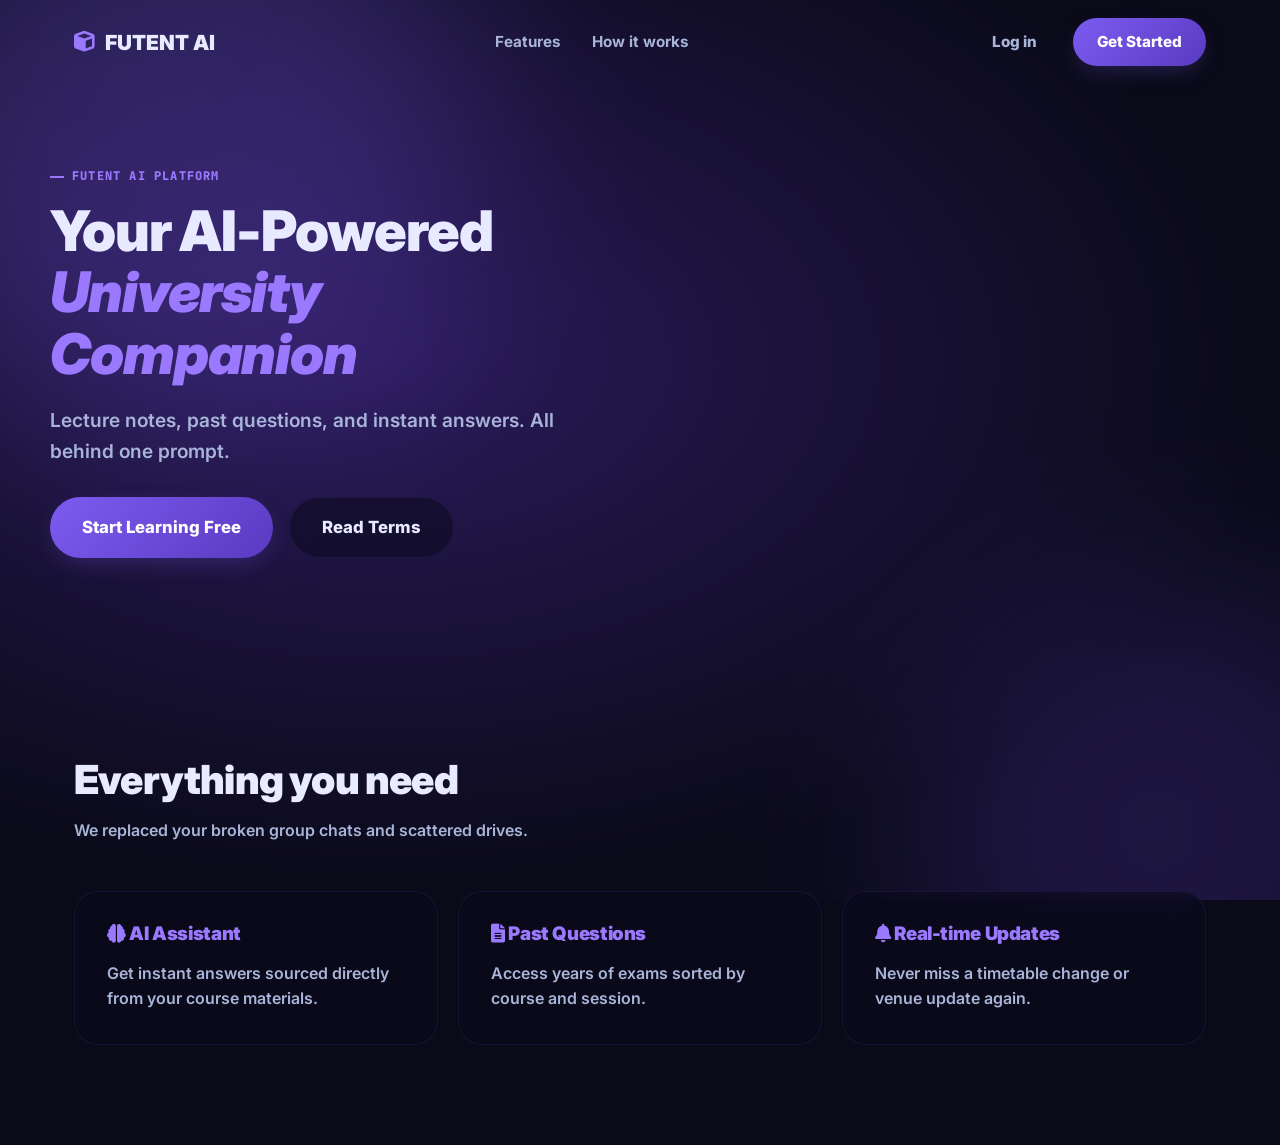
<file: index.html>
<!DOCTYPE html>
<html lang="en" data-theme="dark">
<head>
  <meta charset="UTF-8" />
  <meta name="viewport" content="width=device-width, initial-scale=1.0" />
  <title>FUTENT AI — Your AI University Companion</title>
  <link rel="stylesheet" href="https://cdnjs.cloudflare.com/ajax/libs/font-awesome/6.0.0-beta3/css/all.min.css" />
  <link rel="stylesheet" href="CSS/style.css" />
</head>
<body>
  <div class="cinematic-bg">
    <div class="glow"></div><div class="glow"></div>
  </div>
  <div id="toast-container"></div>

  <header class="nav" id="nav">
    <div class="nav__inner container">
      <a href="index.html" class="nav__brand">
        <span class="nav__mark"><i class="fas fa-cube"></i></span> FUTENT AI
      </a>
      <nav class="nav__links">
        <a href="#features">Features</a>
        <a href="#how-it-works">How it works</a>
      </nav>
      <div class="nav__actions">
        <a href="login.html" class="btn btn--ghost">Log in</a>
        <a href="register.html" class="btn btn--primary">Get Started</a>
      </div>
    </div>
  </header>

  <main class="hero container" id="top">
    <div class="hero__inner">
      <div class="hero__copy">
        <p class="eyebrow">FUTENT AI PLATFORM</p>
        <h1 class="hero__title">Your AI-Powered <span class="hero__title-accent">University Companion</span></h1>
        <p class="hero__subtitle">Lecture notes, past questions, and instant answers. All behind one prompt.</p>
        <div class="hero__cta-row">
          <a href="register.html" class="btn btn--primary btn--lg">Start Learning Free</a>
          <a href="terms.html" class="btn btn--secondary btn--lg">Read Terms</a>
        </div>
      </div>
    </div>
  </main>

  <section id="features" class="container" style="padding: 100px 24px; position:relative; z-index:1;">
    <h2 style="font-size: 2.5rem; margin-bottom: 1rem;">Everything you need</h2>
    <p style="color: var(--paper-dim); margin-bottom: 3rem;">We replaced your broken group chats and scattered drives.</p>
    <div style="display: grid; grid-template-columns: repeat(auto-fit, minmax(300px, 1fr)); gap: 20px;">
      <div class="settings-container" style="margin:0; padding:2rem;">
        <h3 style="color:var(--primary-light); margin-bottom:1rem;"><i class="fas fa-brain"></i> AI Assistant</h3>
        <p style="color:var(--paper-dim);">Get instant answers sourced directly from your course materials.</p>
      </div>
      <div class="settings-container" style="margin:0; padding:2rem;">
        <h3 style="color:var(--primary-light); margin-bottom:1rem;"><i class="fas fa-file-alt"></i> Past Questions</h3>
        <p style="color:var(--paper-dim);">Access years of exams sorted by course and session.</p>
      </div>
      <div class="settings-container" style="margin:0; padding:2rem;">
        <h3 style="color:var(--primary-light); margin-bottom:1rem;"><i class="fas fa-bell"></i> Real-time Updates</h3>
        <p style="color:var(--paper-dim);">Never miss a timetable change or venue update again.</p>
      </div>
    </div>
  </section>

  <script src="JS/script.js"></script>
</body>
</html>
</file>
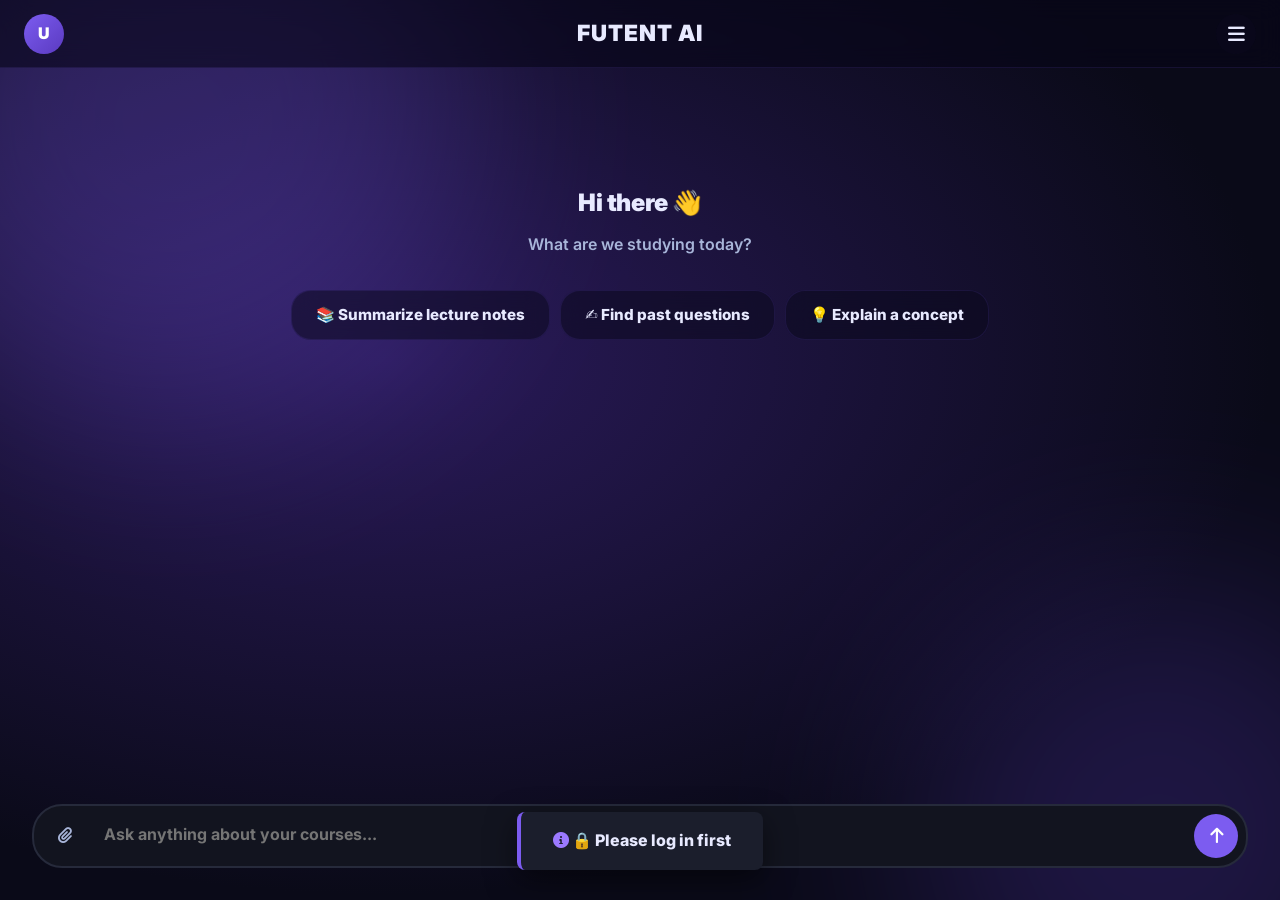
<file: chat.html>
<!DOCTYPE html>
<html lang="en" data-theme="dark">
<head>
  <meta charset="UTF-8" />
  <meta name="viewport" content="width=device-width, initial-scale=1.0" />
  <title>FUTENT AI · Chat Interface</title>
  <link rel="stylesheet" href="https://cdnjs.cloudflare.com/ajax/libs/font-awesome/6.0.0-beta3/css/all.min.css" />
  <link rel="stylesheet" href="CSS/style.css" />
</head>
<body style="overflow: hidden;">
  <div class="cinematic-bg"><div class="glow"></div><div class="glow"></div></div>
  <div id="toast-container"></div>

  <div class="top-banner">
    <div class="avatar" id="avatarDisplay">U</div>
    <h1>FUTENT AI</h1>
    <button class="menu-btn" id="menuToggle"><i class="fas fa-bars"></i></button>
  </div>

  <div class="dropdown-menu" id="dropdownMenu">
    <a href="chat.html" onclick="window.location.reload()"><i class="fas fa-plus-circle"></i> New Chat</a>
    <a href="settings.html"><i class="fas fa-cog"></i> Settings</a>
    <a href="terms.html"><i class="fas fa-file-contract"></i> Terms</a>
  </div>

  <div class="chat-layout">
    <div class="chat-messages" id="chatMessages">
      <div style="text-align: center; margin-top: 10vh; color: var(--paper-dim);">
        <h2 style="color: var(--paper); margin-bottom: 1rem;">Hi there 👋</h2>
        <p style="margin-bottom: 2rem;">What are we studying today?</p>
        <div style="display: flex; flex-wrap: wrap; justify-content: center; gap: 10px;">
          <div class="suggestion-card btn btn--secondary" style="border-radius: 20px;">📚 Summarize lecture notes</div>
          <div class="suggestion-card btn btn--secondary" style="border-radius: 20px;">✍️ Find past questions</div>
          <div class="suggestion-card btn btn--secondary" style="border-radius: 20px;">💡 Explain a concept</div>
        </div>
      </div>
      
      <div id="messagesContainer"></div>
      
      <div id="typingIndicator" style="display:none; padding: 1rem; color: var(--primary-light); font-weight:800;">
        <i class="fas fa-circle-notch fa-spin"></i> AI is thinking...
      </div>
    </div>

    <div class="chat-input-area">
      <div class="input-wrap">
        <button onclick="showToast('📎 Attachments coming soon')" style="padding: 0 1rem; color: var(--paper-dim);"><i class="fas fa-paperclip"></i></button>
        <textarea id="chatInput" rows="1" placeholder="Ask anything about your courses..."></textarea>
        <button class="send-btn" onclick="sendMessage()"><i class="fas fa-arrow-up"></i></button>
      </div>
    </div>
  </div>

  <script src="JS/script.js"></script>
</body>
</html>
</file>
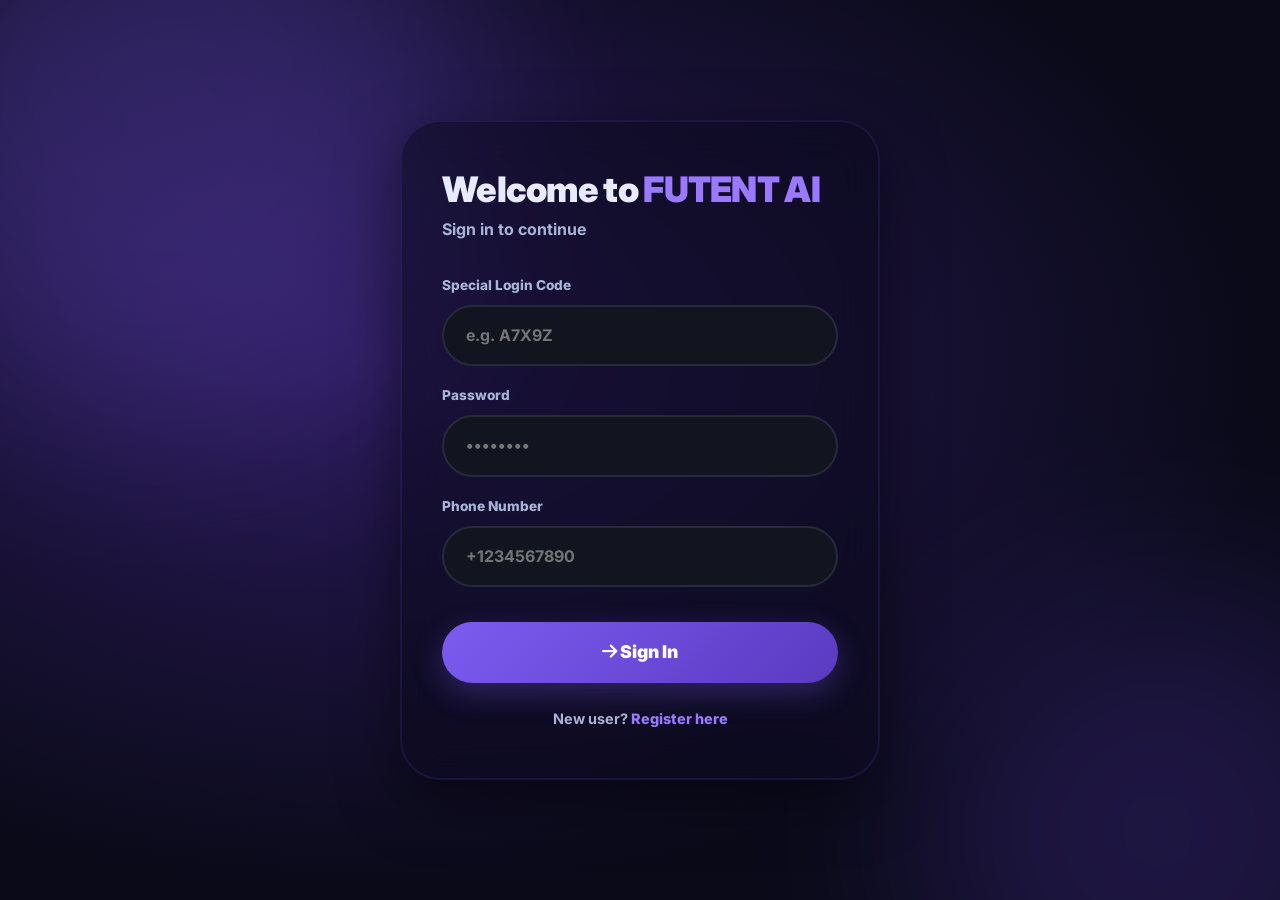
<file: login.html>
<!DOCTYPE html>
<html lang="en" data-theme="dark">
<head>
  <meta charset="UTF-8" />
  <meta name="viewport" content="width=device-width, initial-scale=1.0" />
  <title>FUTENT AI · Login</title>
  <link rel="stylesheet" href="https://cdnjs.cloudflare.com/ajax/libs/font-awesome/6.0.0-beta3/css/all.min.css" />
  <link rel="stylesheet" href="CSS/style.css" />
</head>
<body>
  <div class="cinematic-bg"><div class="glow"></div><div class="glow"></div></div>
  <div id="toast-container"></div>

  <div class="auth-wrapper">
    <div class="auth-card" id="login-form">
      <h2>Welcome to <span>FUTENT AI</span></h2>
      <p class="subtitle">Sign in to continue</p>

      <div class="form-group">
        <label>Special Login Code</label>
        <input type="text" class="auth-input" id="loginCode" placeholder="e.g. A7X9Z" maxlength="5" />
      </div>

      <div class="form-group">
        <label>Password</label>
        <input type="password" class="auth-input" id="loginPassword" placeholder="••••••••" />
      </div>

      <div class="form-group">
        <label>Phone Number</label>
        <input type="tel" class="auth-input" id="loginPhone" placeholder="+1234567890" />
      </div>

      <button class="auth-btn" id="loginBtn"><i class="fas fa-arrow-right"></i> Sign In</button>
      <div class="auth-switch">New user? <a href="register.html">Register here</a></div>
    </div>
  </div>

  <script src="JS/script.js"></script>
</body>
</html>
</file>
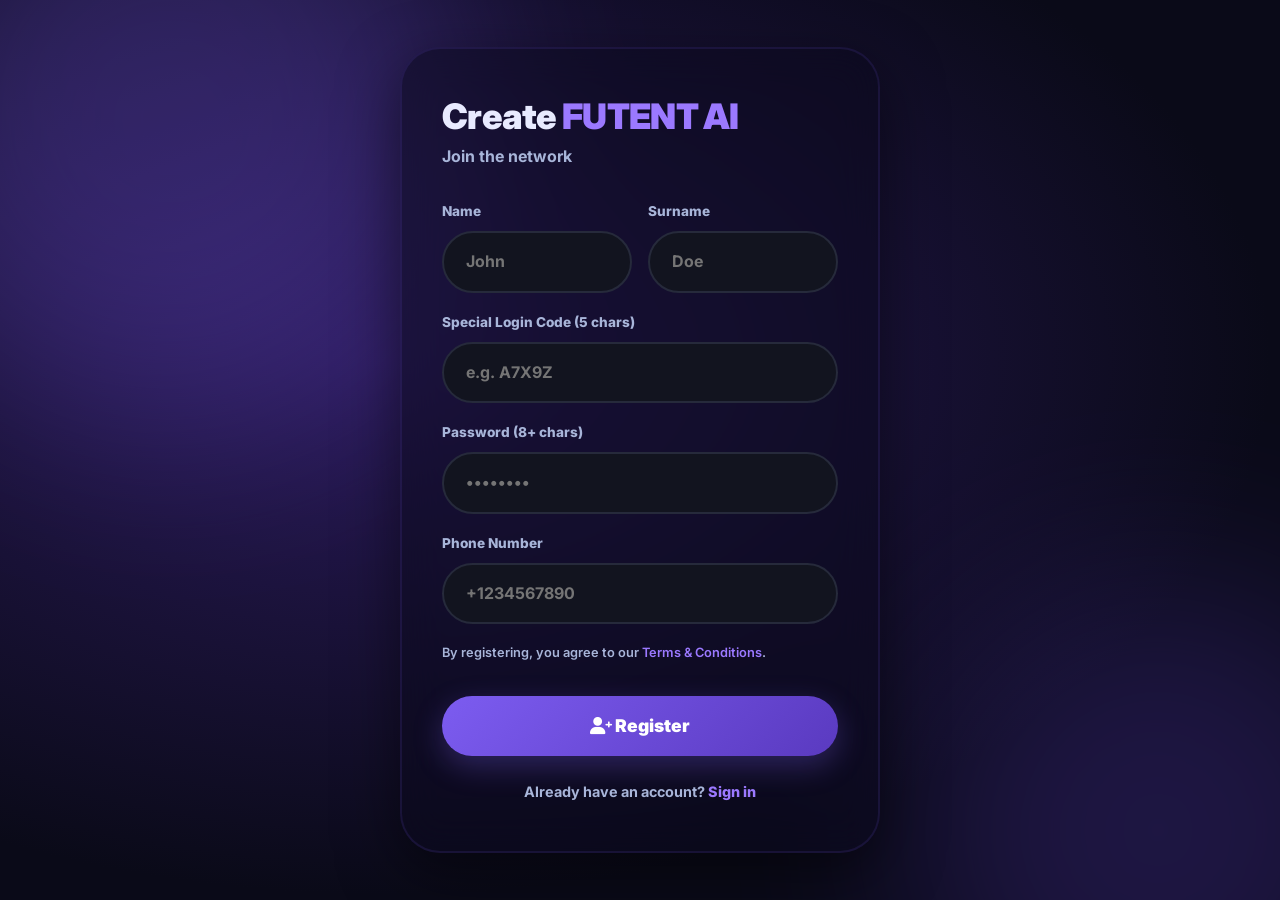
<file: register.html>
<!DOCTYPE html>
<html lang="en" data-theme="dark">
<head>
  <meta charset="UTF-8" />
  <meta name="viewport" content="width=device-width, initial-scale=1.0" />
  <title>FUTENT AI · Register</title>
  <link rel="stylesheet" href="https://cdnjs.cloudflare.com/ajax/libs/font-awesome/6.0.0-beta3/css/all.min.css" />
  <link rel="stylesheet" href="CSS/style.css" />
</head>
<body>
  <div class="cinematic-bg"><div class="glow"></div><div class="glow"></div></div>
  <div id="toast-container"></div>

  <div class="auth-wrapper">
    <div class="auth-card" id="register-form">
      <h2>Create <span>FUTENT AI</span></h2>
      <p class="subtitle">Join the network</p>

      <div style="display:grid; grid-template-columns:1fr 1fr; gap:1rem;">
        <div class="form-group">
          <label>Name</label>
          <input type="text" class="auth-input" id="regName" placeholder="John" />
        </div>
        <div class="form-group">
          <label>Surname</label>
          <input type="text" class="auth-input" id="regSurname" placeholder="Doe" />
        </div>
      </div>

      <div class="form-group">
        <label>Special Login Code (5 chars)</label>
        <input type="text" class="auth-input" id="regCode" placeholder="e.g. A7X9Z" maxlength="5" />
      </div>

      <div class="form-group">
        <label>Password (8+ chars)</label>
        <input type="password" class="auth-input" id="regPassword" placeholder="••••••••" />
      </div>

      <div class="form-group">
        <label>Phone Number</label>
        <input type="tel" class="auth-input" id="regPhone" placeholder="+1234567890" />
      </div>

      <p style="font-size:0.8rem; color:var(--paper-dim); margin-bottom:1rem;">
        By registering, you agree to our <a href="terms.html" style="color:var(--primary-light);">Terms & Conditions</a>.
      </p>

      <button class="auth-btn" id="registerBtn"><i class="fas fa-user-plus"></i> Register</button>
      <div class="auth-switch">Already have an account? <a href="login.html">Sign in</a></div>
    </div>
  </div>

  <script src="JS/script.js"></script>
</body>
</html>
</file>
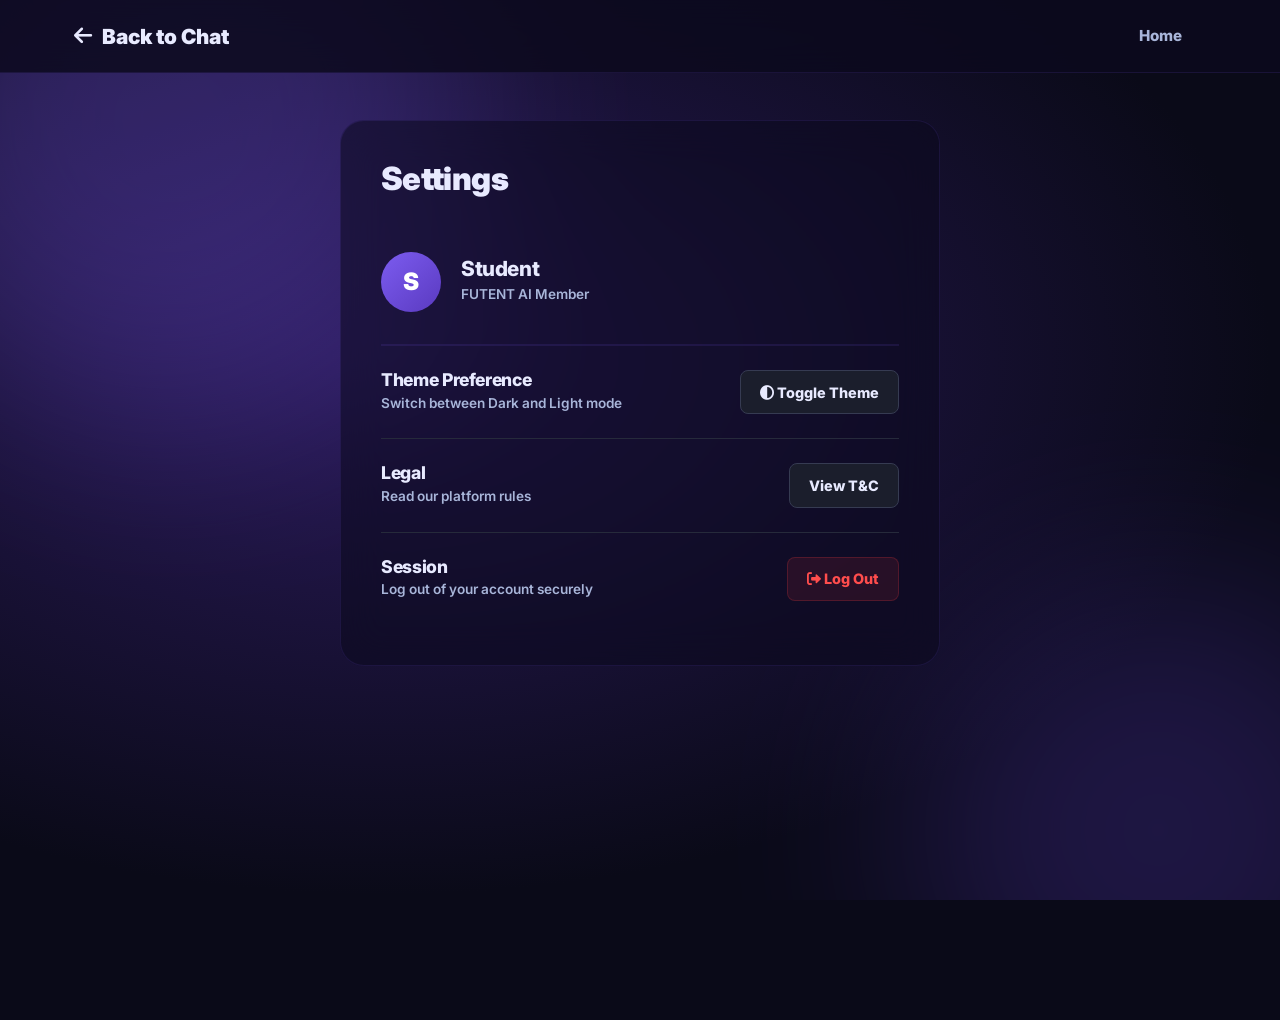
<file: settings.html>
<!DOCTYPE html>
<html lang="en" data-theme="dark">
<head>
  <meta charset="UTF-8" />
  <meta name="viewport" content="width=device-width, initial-scale=1.0" />
  <title>FUTENT AI · Settings</title>
  <link rel="stylesheet" href="https://cdnjs.cloudflare.com/ajax/libs/font-awesome/6.0.0-beta3/css/all.min.css" />
  <link rel="stylesheet" href="CSS/style.css" />
</head>
<body id="settingsPage">
  <div class="cinematic-bg"><div class="glow"></div><div class="glow"></div></div>
  <div id="toast-container"></div>

  <header class="nav is-scrolled">
    <div class="nav__inner container">
      <a href="chat.html" class="nav__brand"><i class="fas fa-arrow-left"></i> Back to Chat</a>
      <div class="nav__actions">
        <a href="index.html" class="btn btn--ghost">Home</a>
      </div>
    </div>
  </header>

  <div class="settings-container">
    <h1 style="margin-bottom: 2rem;">Settings</h1>

    <!-- Profile Section -->
    <div class="settings-row" style="border-bottom: 2px solid var(--surface-glass-border); padding-bottom: 2rem;">
      <div style="display: flex; align-items: center; gap: 20px;">
        <div class="avatar" id="profileAvatar" style="width: 60px; height: 60px; font-size: 1.5rem; border-radius: 50%; background: linear-gradient(135deg, var(--primary), var(--primary-dark)); display: flex; align-items: center; justify-content: center; color: #fff; font-weight: 900;"></div>
        <div>
          <h4 id="profileName" style="font-size: 1.3rem;">Student</h4>
          <p>FUTENT AI Member</p>
        </div>
      </div>
    </div>

    <!-- Theme Toggle -->
    <div class="settings-row">
      <div>
        <h4>Theme Preference</h4>
        <p>Switch between Dark and Light mode</p>
      </div>
      <button class="theme-toggle" id="themeBtn"><i class="fas fa-adjust"></i> Toggle Theme</button>
    </div>

    <!-- Terms Link -->
    <div class="settings-row">
      <div>
        <h4>Legal</h4>
        <p>Read our platform rules</p>
      </div>
      <a href="terms.html" class="theme-toggle" style="text-decoration: none; display: inline-block;">View T&C</a>
    </div>

    <!-- Logout -->
    <div class="settings-row">
      <div>
        <h4>Session</h4>
        <p>Log out of your account securely</p>
      </div>
      <button class="logout-btn" id="logoutBtn"><i class="fas fa-sign-out-alt"></i> Log Out</button>
    </div>
  </div>

  <script src="JS/script.js"></script>
</body>
</html>
</file>
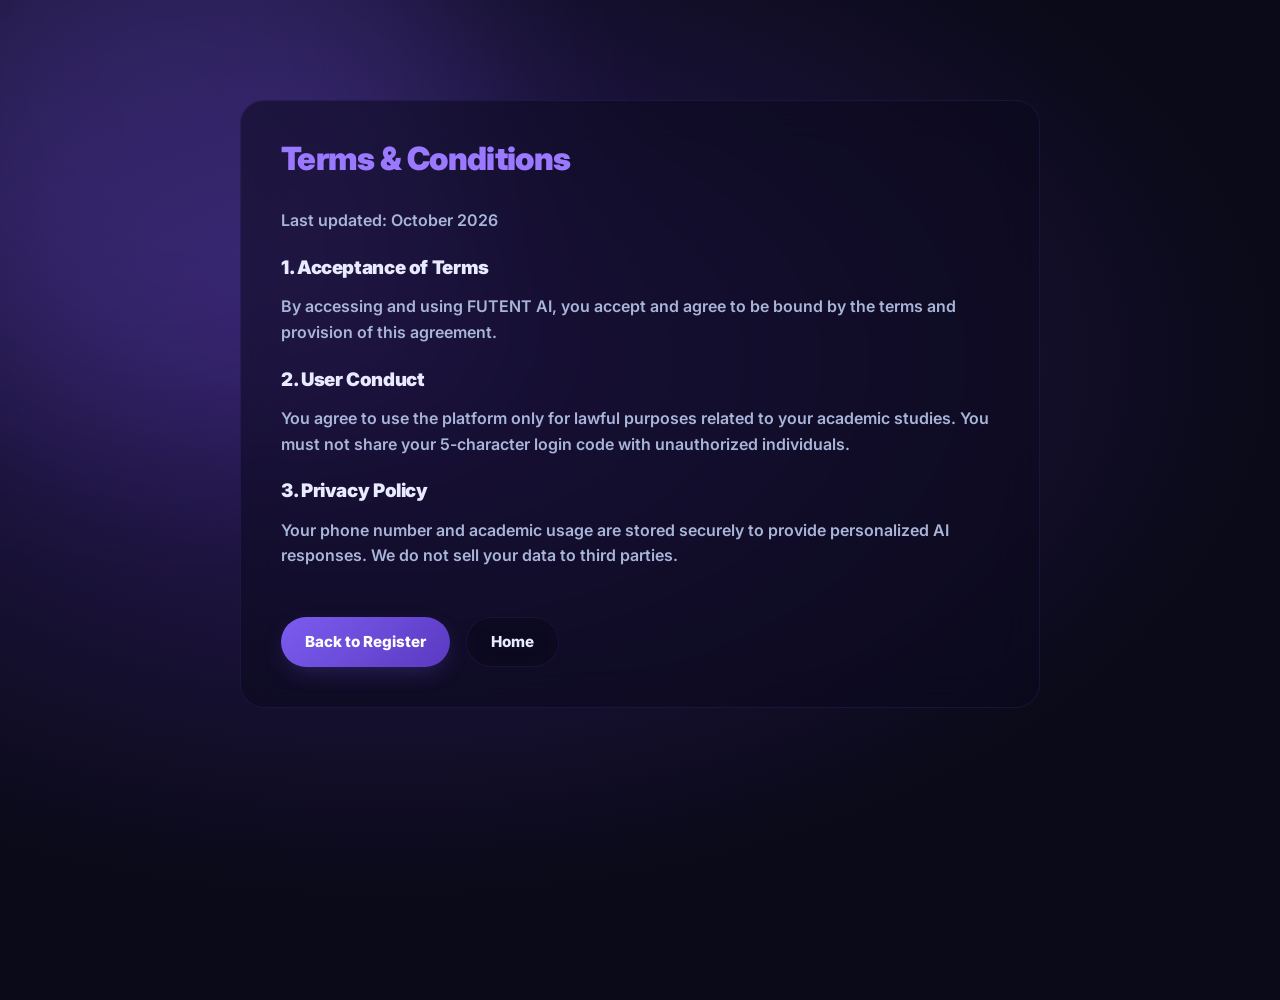
<file: terms.html>
<!DOCTYPE html>
<html lang="en" data-theme="dark">
<head>
  <meta charset="UTF-8" />
  <meta name="viewport" content="width=device-width, initial-scale=1.0" />
  <title>FUTENT AI · Terms & Conditions</title>
  <link rel="stylesheet" href="CSS/style.css" />
</head>
<body>
  <div class="cinematic-bg"><div class="glow"></div></div>

  <div class="settings-container" style="max-width: 800px; margin-top: 100px;">
    <h1 style="margin-bottom: 2rem; color: var(--primary-light);">Terms & Conditions</h1>
    <p style="margin-bottom: 1.5rem; color: var(--paper-dim);">Last updated: October 2026</p>

    <h3 style="margin-bottom: 1rem;">1. Acceptance of Terms</h3>
    <p style="margin-bottom: 1.5rem; color: var(--paper-dim);">By accessing and using FUTENT AI, you accept and agree to be bound by the terms and provision of this agreement.</p>

    <h3 style="margin-bottom: 1rem;">2. User Conduct</h3>
    <p style="margin-bottom: 1.5rem; color: var(--paper-dim);">You agree to use the platform only for lawful purposes related to your academic studies. You must not share your 5-character login code with unauthorized individuals.</p>

    <h3 style="margin-bottom: 1rem;">3. Privacy Policy</h3>
    <p style="margin-bottom: 1.5rem; color: var(--paper-dim);">Your phone number and academic usage are stored securely to provide personalized AI responses. We do not sell your data to third parties.</p>

    <div style="margin-top: 3rem; display: flex; gap: 1rem;">
      <a href="register.html" class="btn btn--primary">Back to Register</a>
      <a href="index.html" class="btn btn--secondary">Home</a>
    </div>
  </div>
</body>
</html>
</file>
<file: CSS/style.css>
/* ============================================
   FUTENT AI — Global Styles (Bold & Heavy)
   ============================================ */
@import url('https://fonts.googleapis.com/css2?family=Inter:wght@500;600;700;800;900&family=JetBrains+Mono:wght@500;700;800&display=swap');

:root {
    --primary: #7c5cf0;
    --primary-dark: #5a3ac0;
    --primary-light: #9b79ff;
    --primary-glow: rgba(124, 92, 240, 0.3);

    --ink-950: #0a0a18;
    --ink-900: #12141F;
    --ink-800: #1B1E2C;
    --ink-700: #262A3B;
    --ink-600: #363B52;

    --paper: #e8eaff;
    --paper-dim: #a8b5d9;
    
    --mint: #9b79ff;
    --mint-dim: rgba(155, 121, 255, 0.12);
    --surface-glass: rgba(12, 10, 30, 0.55);
    --surface-glass-border: rgba(124, 92, 240, 0.12);

    --font-body: "Inter", system-ui, sans-serif;
    --font-mono: "JetBrains Mono", monospace;
    --radius-md: 16px;
    --radius-lg: 24px;
    --radius-full: 999px;
    --ease: cubic-bezier(0.22, 1, 0.36, 1);
}

/* Light Theme */
[data-theme="light"] {
    --ink-950: #f5f6fa;
    --ink-900: #ffffff;
    --ink-800: #e1e5f0;
    --ink-700: #cbd2e1;
    --ink-600: #a0abc0;
    --paper: #12141F;
    --paper-dim: #4a5568;
    --surface-glass: rgba(255, 255, 255, 0.85);
    --surface-glass-border: rgba(124, 92, 240, 0.2);
}

* { margin: 0; padding: 0; box-sizing: border-box; }
html { scroll-behavior: smooth; }

body {
    background: var(--ink-950);
    color: var(--paper);
    font-family: var(--font-body);
    font-weight: 600; /* Heavy base font */
    line-height: 1.6;
    overflow-x: hidden;
    min-height: 100vh;
    transition: background 0.3s ease, color 0.3s ease;
}

a { color: inherit; text-decoration: none; }
ul { list-style: none; }
button, input, textarea { font: inherit; font-weight: 700; }
button { cursor: pointer; border: none; background: none; }

h1, h2, h3, h4 { font-weight: 900; letter-spacing: -0.02em; line-height: 1.1; }

.container { width: 100%; max-width: 1180px; margin: 0 auto; padding: 0 24px; }

/* Typography Helpers */
.eyebrow {
    font-family: var(--font-mono);
    font-size: 0.75rem;
    font-weight: 800;
    letter-spacing: 0.1em;
    text-transform: uppercase;
    color: var(--primary-light);
    margin-bottom: 14px;
    display: inline-flex;
    align-items: center;
    gap: 8px;
}
.eyebrow::before { content: ""; width: 14px; height: 2px; background: var(--primary-light); }

/* Buttons */
.btn {
    display: inline-flex; align-items: center; justify-content: center; gap: 8px;
    padding: 12px 24px; border-radius: var(--radius-full);
    font-weight: 800; font-size: 0.95rem; transition: all 0.2s var(--ease);
}
.btn--primary { background: linear-gradient(135deg, var(--primary), var(--primary-dark)); color: #fff; box-shadow: 0 8px 24px -6px var(--primary-glow); }
.btn--primary:hover { transform: translateY(-2px); box-shadow: 0 14px 30px -8px var(--primary-glow); }
.btn--secondary { background: var(--surface-glass); border: 1px solid var(--surface-glass-border); color: var(--paper); backdrop-filter: blur(12px); }
.btn--secondary:hover { background: rgba(255,255,255,0.1); }
.btn--ghost { color: var(--paper-dim); }
.btn--ghost:hover { color: var(--paper); }
.btn--lg { padding: 16px 32px; font-size: 1.05rem; }

/* Nav */
.nav { position: fixed; top: 0; left: 0; right: 0; z-index: 100; padding: 18px 0; transition: 0.3s; border-bottom: 1px solid transparent; }
.nav.is-scrolled { padding: 12px 0; background: rgba(12,10,30,0.85); backdrop-filter: blur(16px); border-bottom-color: var(--surface-glass-border); }
.nav__inner { display: flex; align-items: center; justify-content: space-between; }
.nav__brand { display: flex; align-items: center; gap: 10px; font-weight: 900; font-size: 1.3rem; color: var(--paper); }
.nav__mark { color: var(--primary-light); display: inline-flex; }
.nav__links { display: flex; gap: 32px; }
.nav__links a { font-size: 0.95rem; font-weight: 700; color: var(--paper-dim); transition: 0.2s; }
.nav__links a:hover { color: var(--paper); }
.nav__actions { display: flex; gap: 12px; }

/* Cinematic Background */
.cinematic-bg { position: fixed; inset: 0; z-index: -1; overflow: hidden; background: radial-gradient(ellipse at 30% 40%, #2a1a5a, var(--ink-950) 70%); }
[data-theme="light"] .cinematic-bg { background: radial-gradient(ellipse at 30% 40%, #eaddff, var(--ink-950) 70%); }
.glow { position: absolute; border-radius: 50%; filter: blur(100px); opacity: 0.25; animation: float 16s infinite alternate; }
.glow:nth-child(1) { width: 600px; height: 600px; background: var(--primary); top: -20%; left: -10%; }
.glow:nth-child(2) { width: 500px; height: 500px; background: var(--primary-dark); bottom: -20%; right: -10%; }
@keyframes float { 0% { transform: translate(0,0) scale(1); } 100% { transform: translate(40px,-50px) scale(1.1); } }

/* Auth Pages (Login/Register) */
.auth-wrapper { min-height: 100vh; display: flex; align-items: center; justify-content: center; padding: 2rem; z-index: 1; position: relative; }
.auth-card { background: var(--surface-glass); backdrop-filter: blur(20px); padding: 3rem 2.5rem; border-radius: 40px; border: 2px solid var(--surface-glass-border); width: 100%; max-width: 480px; box-shadow: 0 20px 60px rgba(0,0,0,0.5); }
.auth-card h2 { font-size: 2.2rem; margin-bottom: 0.5rem; }
.auth-card h2 span { color: var(--primary-light); }
.auth-card .subtitle { color: var(--paper-dim); font-weight: 700; margin-bottom: 2rem; }
.form-group { margin-bottom: 1.2rem; }
.form-group label { display: block; font-weight: 800; font-size: 0.85rem; margin-bottom: 0.5rem; color: var(--paper-dim); }
.auth-input { width: 100%; padding: 1rem 1.4rem; background: var(--ink-900); border: 2px solid var(--ink-700); border-radius: 60px; color: var(--paper); font-weight: 700; outline: none; transition: 0.3s; }
.auth-input:focus { border-color: var(--primary-light); box-shadow: 0 0 0 4px var(--primary-glow); }
.auth-btn { width: 100%; padding: 1rem; background: linear-gradient(135deg, var(--primary), var(--primary-dark)); border-radius: 60px; color: #fff; font-weight: 900; font-size: 1.1rem; margin-top: 1rem; box-shadow: 0 10px 30px var(--primary-glow); }
.auth-switch { text-align: center; margin-top: 1.5rem; color: var(--paper-dim); font-weight: 700; font-size: 0.9rem; }
.auth-switch a { color: var(--primary-light); font-weight: 800; }
.hidden-form { display: none; }

/* Chat Interface */
.chat-layout { display: flex; flex-direction: column; height: 100vh; padding-top: 68px; }
.top-banner { position: fixed; top: 0; left: 0; width: 100%; height: 68px; padding: 0 1.5rem; z-index: 20; display: flex; align-items: center; justify-content: space-between; background: rgba(8,6,24,0.6); backdrop-filter: blur(12px); border-bottom: 1px solid var(--surface-glass-border); }
.top-banner .avatar { width: 40px; height: 40px; border-radius: 50%; background: linear-gradient(135deg, var(--primary), var(--primary-dark)); display: flex; align-items: center; justify-content: center; font-weight: 900; color: #fff; }
.top-banner h1 { font-size: 1.4rem; font-weight: 900; color: var(--paper); letter-spacing: 1px; }
.menu-btn { width: 40px; height: 40px; border-radius: 50%; color: var(--paper); background: var(--surface-glass); display: flex; align-items: center; justify-content: center; font-size: 1.2rem; transition: 0.2s; }
.menu-btn:hover { background: var(--primary-glow); }

.chat-messages { flex: 1; padding: 2rem; overflow-y: auto; display: flex; flex-direction: column; gap: 1rem; }
.message { max-width: 80%; padding: 1rem 1.4rem; border-radius: 20px; font-weight: 700; font-size: 0.95rem; line-height: 1.5; }
.message.user { align-self: flex-end; background: var(--primary); color: #fff; border-bottom-right-radius: 4px; }
.message.ai { align-self: flex-start; background: var(--ink-800); color: var(--paper); border-bottom-left-radius: 4px; border: 1px solid var(--ink-700); }

.chat-input-area { padding: 1rem 2rem 2rem; }
.input-wrap { background: var(--ink-900); border: 2px solid var(--ink-700); border-radius: 30px; display: flex; align-items: center; padding: 0.5rem; transition: 0.3s; }
.input-wrap:focus-within { border-color: var(--primary-light); }
.input-wrap textarea { flex: 1; background: transparent; border: none; outline: none; color: var(--paper); font-size: 1rem; padding: 0.5rem 1rem; resize: none; height: 44px; max-height: 120px; }
.input-wrap .send-btn { width: 44px; height: 44px; border-radius: 50%; background: var(--primary); color: #fff; display: flex; align-items: center; justify-content: center; font-size: 1.1rem; }

/* Dropdown Menu */
.dropdown-menu { position: absolute; top: 70px; right: 20px; background: var(--ink-800); border: 1px solid var(--surface-glass-border); border-radius: 16px; min-width: 220px; padding: 0.5rem; display: none; flex-direction: column; box-shadow: 0 10px 40px rgba(0,0,0,0.5); }
.dropdown-menu.show { display: flex; }
.dropdown-menu a { padding: 0.8rem 1rem; border-radius: 8px; font-weight: 700; color: var(--paper-dim); display: flex; align-items: center; gap: 10px; transition: 0.2s; }
.dropdown-menu a:hover { background: var(--ink-700); color: var(--paper); }

/* Settings Page */
.settings-container { max-width: 600px; margin: 120px auto 40px; padding: 2.5rem; background: var(--surface-glass); border-radius: var(--radius-lg); border: 1px solid var(--surface-glass-border); backdrop-filter: blur(20px); position: relative; z-index: 1; }
.settings-row { display: flex; justify-content: space-between; align-items: center; padding: 1.5rem 0; border-bottom: 1px solid var(--ink-700); }
.settings-row:last-child { border-bottom: none; }
.settings-row h4 { font-size: 1.1rem; font-weight: 800; color: var(--paper); margin-bottom: 0.2rem; }
.settings-row p { font-size: 0.85rem; color: var(--paper-dim); font-weight: 600; }
.theme-toggle, .logout-btn { padding: 0.6rem 1.2rem; border-radius: 8px; font-weight: 800; font-size: 0.9rem; transition: 0.2s; }
.theme-toggle { background: var(--ink-800); border: 1px solid var(--ink-600); color: var(--paper); }
.logout-btn { background: rgba(255, 60, 60, 0.1); color: #ff4d4d; border: 1px solid rgba(255, 60, 60, 0.2); }
.logout-btn:hover { background: #ff4d4d; color: #fff; }

/* Toast */
#toast-container { position: fixed; bottom: 30px; left: 50%; transform: translateX(-50%); z-index: 9999; display: flex; flex-direction: column; align-items: center; gap: 10px; }
.toast { padding: 1rem 2rem; background: var(--ink-800); border-left: 4px solid var(--primary); border-radius: 8px; color: var(--paper); font-weight: 800; box-shadow: 0 10px 30px rgba(0,0,0,0.5); animation: slideUp 0.3s ease; }
@keyframes slideUp { from { transform: translateY(20px); opacity: 0; } to { transform: translateY(0); opacity: 1; } }

/* Landing Page Specific */
.hero { padding: 160px 0 100px; position: relative; z-index: 1; }
.hero__inner { display: grid; grid-template-columns: 1fr 1fr; gap: 50px; align-items: center; }
.hero__title { font-size: 3.5rem; margin-bottom: 20px; }
.hero__title-accent { color: var(--primary-light); font-style: italic; }
.hero__subtitle { font-size: 1.2rem; color: var(--paper-dim); margin-bottom: 30px; font-weight: 600; }
.hero__cta-row { display: flex; gap: 16px; flex-wrap: wrap; }

/* Responsive */
@media (max-width: 768px) {
    .hero__inner { grid-template-columns: 1fr; text-align: center; }
    .hero__title { font-size: 2.5rem; }
    .nav__links, .nav__actions { display: none; }
    .chat-messages { padding: 1rem; }
}
</file>
